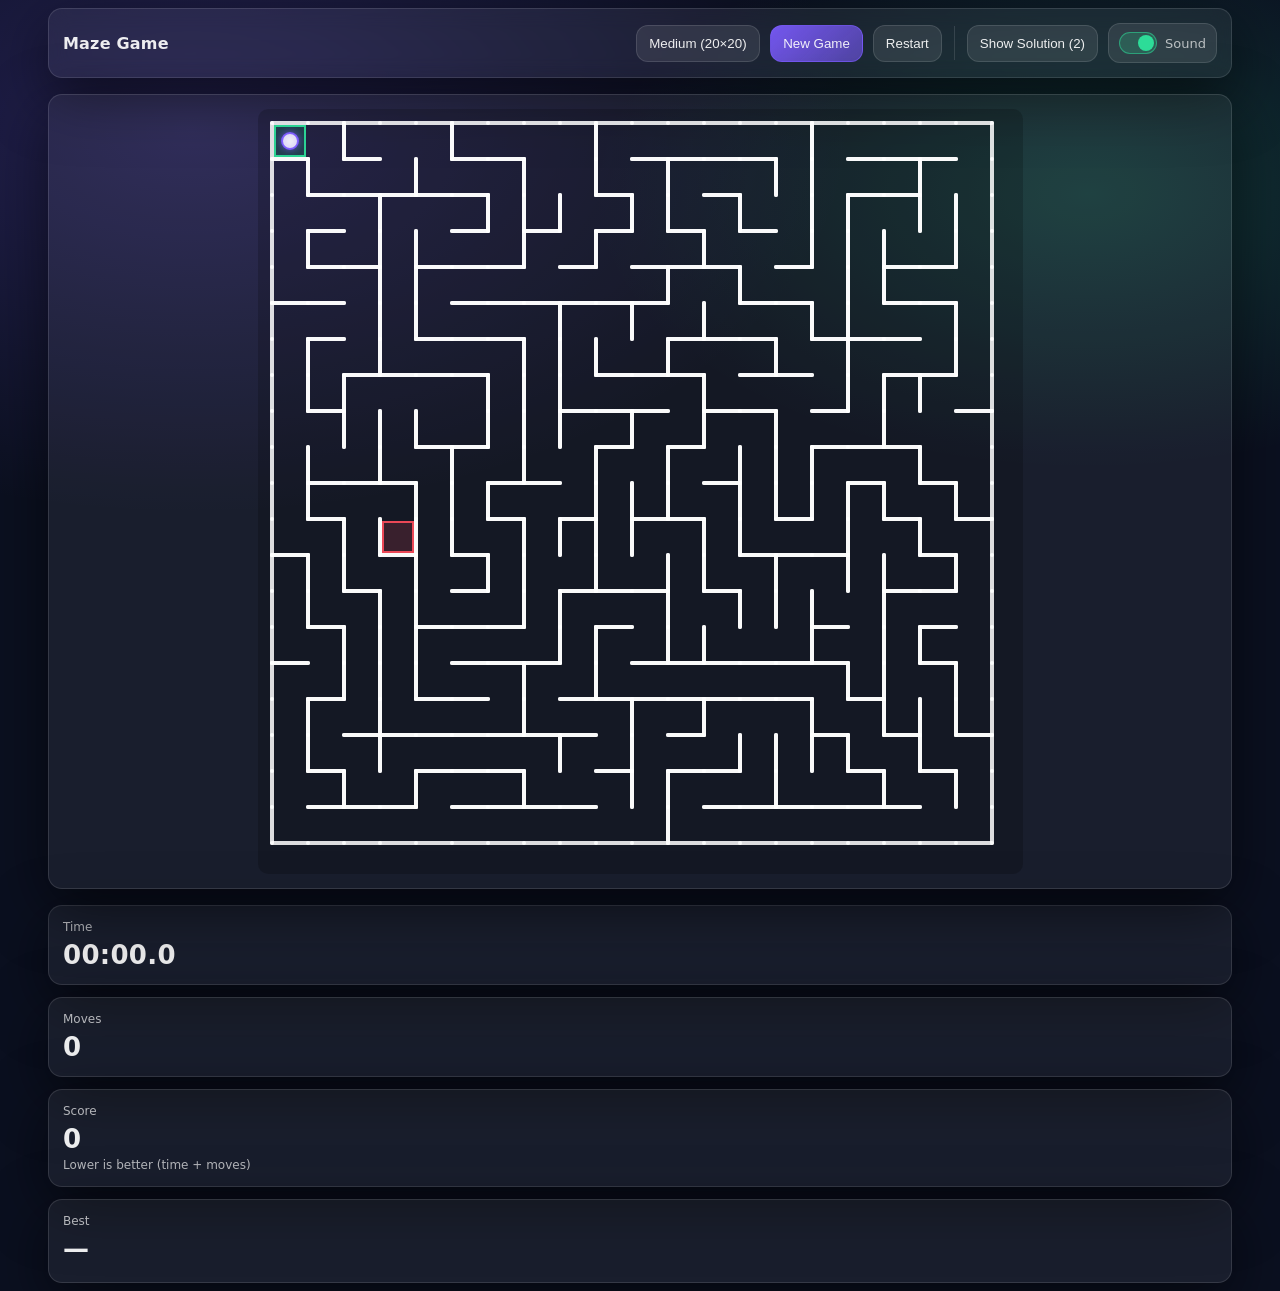
<file: maze_index.html>
﻿<!doctype html>
<html lang="en" data-theme="dark">
  <head>
    <meta charset="utf-8" />
    <meta name="viewport" content="width=device-width, initial-scale=1" />
    <title>Maze Game</title>
    <link rel="stylesheet" href="./maze_styles.css" />
  </head>
  <body>
    <div class="app">
      <header class="topbar">
        <div class="brand">
          <div class="brand__title">Maze Game</div>
          <!-- <div class="brand__subtitle">DFS-generated maze • BFS solver</div> -->
        </div>

        <div class="controls" role="group" aria-label="Game controls">
          <label class="control">
            <!-- <span class="control__label">Difficulty</span> -->
            <select id="difficulty" class="select" aria-label="Difficulty">
              <option value="easy">Easy (10×10)</option>
              <option value="medium" selected>Medium (20×20)</option>
              <option value="hard">Hard (30×30)</option>
            </select>
          </label>

          <button id="newGame" class="btn btn--primary" type="button">New Game</button>
          <button id="restart" class="btn" type="button" title="Restart the same maze">Restart</button>

          <div class="divider" aria-hidden="true"></div>

          <button id="solve" class="btn" type="button">Show Solution (<span id="solutionsLeft">3</span>)</button>
          <label class="toggle" title="Enable/disable sound">
            <input id="sound" type="checkbox" checked />
            <span class="toggle__ui"></span>
            <span class="toggle__label">Sound</span>
          </label>
        </div>
      </header>

      <main class="main">
        <section class="stage" aria-label="Maze canvas">
          <canvas id="canvas" class="canvas"></canvas>
          <!-- <div class="help">
            Move: swipe/drag on the maze, or <kbd>W</kbd><kbd>A</kbd><kbd>S</kbd><kbd>D</kbd> / <kbd>↑</kbd><kbd>←</kbd><kbd>↓</kbd><kbd>→</kbd>
          </div> -->
        </section>

        <aside class="hud" aria-label="Stats">
          <div class="card">
            <div class="card__label">Time</div>
            <div id="time" class="card__value">00:00.0</div>
          </div>
          <div class="card">
            <div class="card__label">Moves</div>
            <div id="moves" class="card__value">0</div>
          </div>
          <div class="card">
            <div class="card__label">Score</div>
            <div id="score" class="card__value">0</div>
            <div class="card__hint">Lower is better (time + moves)</div>
          </div>
          <div class="card">
            <div class="card__label">Best</div>
            <div id="best" class="card__value">—</div>
            <div id="bestMeta" class="card__hint"></div>
          </div>
        </aside>
      </main>
    </div>

    <div id="winOverlay" class="overlay" role="dialog" aria-modal="true" aria-labelledby="winTitle" hidden>
      <div class="modal">
        <div class="modal__header">
          <div id="winTitle" class="modal__title">You escaped!</div>
          <button id="closeWin" class="iconbtn" type="button" aria-label="Close">✕</button>
        </div>
        <div class="modal__body">
          <div id="winStats" class="winstats"></div>
          <div id="newBest" class="badge" hidden>New best score</div>
        </div>
        <div class="modal__footer">
          <button id="playAgain" class="btn btn--primary" type="button">New Game</button>
          <button id="restartWin" class="btn" type="button">Restart</button>
        </div>
      </div>
    </div>

    <script type="module" src="./maze_script.js"></script>
  </body>
</html>
</file>
<file: maze_styles.css>
﻿:root {
  --bg: #0b1020;
  --panel: rgba(255, 255, 255, 0.06);
  --panel-strong: rgba(255, 255, 255, 0.09);
  --text: rgba(255, 255, 255, 0.92);
  --muted: rgba(255, 255, 255, 0.68);
  --border: rgba(255, 255, 255, 0.12);
  --accent: #7c5cff;
  --accent2: #2ee59d;
  --danger: #ff4d5d;
  --shadow: 0 18px 60px rgba(0, 0, 0, 0.55);
  --radius: 14px;
  --radius-sm: 10px;
  --trans: 140ms ease;
}

html[data-theme="light"] {
  --bg: #f6f7fb;
  --panel: rgba(0, 0, 0, 0.05);
  --panel-strong: rgba(0, 0, 0, 0.07);
  --text: rgba(8, 12, 20, 0.94);
  --muted: rgba(8, 12, 20, 0.64);
  --border: rgba(8, 12, 20, 0.12);
  --shadow: 0 18px 60px rgba(0, 0, 0, 0.15);
}

*,
*::before,
*::after {
  box-sizing: border-box;
}

body {
  margin: 0;
  background: radial-gradient(1200px 700px at 15% 10%, rgba(124, 92, 255, 0.22), transparent 55%),
    radial-gradient(900px 500px at 85% 15%, rgba(46, 229, 157, 0.18), transparent 55%),
    var(--bg);
  color: var(--text);
  font-family: ui-sans-serif, system-ui, -apple-system, Segoe UI, Roboto, Helvetica, Arial, "Apple Color Emoji",
    "Segoe UI Emoji";
  min-height: 100vh;
  min-height: 100dvh;
  overscroll-behavior: none;
  -webkit-tap-highlight-color: transparent;
}

.app {
  max-width: 1200px;
  margin: 0 auto;
  padding: 8px;
  min-height: 100vh;
  min-height: 100dvh;
  display: flex;
  flex-direction: column;
}

.topbar {
  display: flex;
  align-items: center;
  justify-content: space-between;
  gap: 18px;
  padding: 14px 14px;
  background: var(--panel);
  border: 1px solid var(--border);
  border-radius: var(--radius);
  box-shadow: var(--shadow);
  backdrop-filter: blur(10px);
}

.brand__title {
  font-weight: 700;
  letter-spacing: 0.2px;
}

.brand__subtitle {
  margin-top: 2px;
  font-size: 12px;
  color: var(--muted);
}

.controls {
  display: flex;
  flex-wrap: wrap;
  align-items: center;
  justify-content: flex-end;
  gap: 10px;
}

.divider {
  width: 1px;
  height: 34px;
  background: var(--border);
  margin: 0 2px;
}

.control {
  display: grid;
  gap: 4px;
}

.control__label {
  font-size: 11px;
  color: var(--muted);
}

.select {
  appearance: none;
  border: 1px solid var(--border);
  border-radius: 12px;
  padding: 10px 12px;
  background: var(--panel-strong);
  color: var(--text);
  outline: none;
  transition: transform var(--trans), border-color var(--trans), background var(--trans);
}

.select:hover {
  border-color: rgba(124, 92, 255, 0.45);
}

.btn {
  border: 1px solid var(--border);
  border-radius: 12px;
  padding: 10px 12px;
  background: var(--panel-strong);
  color: var(--text);
  cursor: pointer;
  transition: transform var(--trans), border-color var(--trans), background var(--trans);
  user-select: none;
}

.btn:hover {
  transform: translateY(-1px);
  border-color: rgba(124, 92, 255, 0.45);
}

.btn:active {
  transform: translateY(0px);
}

.btn--primary {
  background: linear-gradient(135deg, rgba(124, 92, 255, 0.92), rgba(124, 92, 255, 0.55));
  border-color: rgba(124, 92, 255, 0.6);
}

.iconbtn {
  width: 40px;
  height: 40px;
  border: 1px solid var(--border);
  border-radius: 12px;
  background: var(--panel-strong);
  color: var(--text);
  cursor: pointer;
}

.toggle {
  display: inline-flex;
  align-items: center;
  gap: 8px;
  padding: 8px 10px;
  border: 1px solid var(--border);
  border-radius: 12px;
  background: var(--panel-strong);
  cursor: pointer;
  user-select: none;
  transition: transform var(--trans), border-color var(--trans);
}

.toggle:hover {
  transform: translateY(-1px);
  border-color: rgba(124, 92, 255, 0.45);
}

.toggle input {
  display: none;
}

.toggle__ui {
  width: 38px;
  height: 22px;
  border-radius: 22px;
  position: relative;
  background: rgba(255, 255, 255, 0.14);
  border: 1px solid var(--border);
}

html[data-theme="light"] .toggle__ui {
  background: rgba(0, 0, 0, 0.1);
}

.toggle__ui::after {
  content: "";
  position: absolute;
  top: 50%;
  left: 3px;
  width: 16px;
  height: 16px;
  border-radius: 50%;
  transform: translateY(-50%);
  background: rgba(255, 255, 255, 0.9);
  transition: left var(--trans), background var(--trans);
}

html[data-theme="light"] .toggle__ui::after {
  background: rgba(0, 0, 0, 0.85);
}

.toggle input:checked + .toggle__ui {
  background: rgba(46, 229, 157, 0.18);
  border-color: rgba(46, 229, 157, 0.5);
}

.toggle input:checked + .toggle__ui::after {
  left: 18px;
  background: rgba(46, 229, 157, 0.95);
}

.toggle__label {
  font-size: 13px;
  color: var(--muted);
}

.main {
  flex: 1;
  display: flex;
  flex-direction: column;
  gap: 16px;
  margin-top: 16px;
  min-height: 0;
}

.stage {
  position: relative;
  background: var(--panel);
  border: 1px solid var(--border);
  border-radius: var(--radius);
  box-shadow: var(--shadow);
  padding: clamp(4px, 2vw, 14px);
  min-height: 0;
  display: flex;
  flex-direction: column;
  overflow: hidden;
}

.canvas {
  touch-action: none;
  width: min(100%, 85vh);
  aspect-ratio: 1 / 1;
  height: auto;
  flex: 0 0 auto;
  max-width: 100%;
  margin: 0 auto;
  display: block;
  border-radius: var(--radius-sm);
  background: rgba(0, 0, 0, 0.18);
}

html[data-theme="light"] .canvas {
  background: rgba(0, 0, 0, 0.06);
}

.help {
  position: absolute;
  left: 14px;
  bottom: 14px;
  color: var(--muted);
  font-size: 12px;
  background: rgba(0, 0, 0, 0.22);
  border: 1px solid var(--border);
  padding: 8px 10px;
  border-radius: 999px;
  backdrop-filter: blur(10px);
}

html[data-theme="light"] .help {
  background: rgba(255, 255, 255, 0.6);
}

kbd {
  font: inherit;
  display: inline-block;
  padding: 2px 6px;
  margin: 0 1px;
  border-radius: 8px;
  border: 1px solid var(--border);
  background: var(--panel-strong);
}

.hud {
  display: grid;
  gap: 12px;
  align-content: start;
}

.card {
  padding: 14px 14px;
  border-radius: var(--radius);
  border: 1px solid var(--border);
  background: var(--panel);
  box-shadow: var(--shadow);
}

.card__label {
  color: var(--muted);
  font-size: 12px;
}

.card__value {
  font-size: 26px;
  margin-top: 6px;
  font-weight: 700;
  letter-spacing: 0.3px;
}

.card__hint {
  margin-top: 4px;
  color: var(--muted);
  font-size: 12px;
}


.overlay {
  position: fixed;
  inset: 0;
  z-index: 9999;
  display: grid;
  place-items: center;
  background: rgba(0, 0, 0, 0.55);
  padding: 18px;
}

.overlay[hidden] {
  display: none !important;
}

.modal {
  width: min(560px, 92vw);
  border-radius: 18px;
  border: 1px solid var(--border);
  background: color-mix(in srgb, var(--bg) 75%, transparent);
  box-shadow: var(--shadow);
  backdrop-filter: blur(14px);
  overflow: hidden;
}

.modal__header,
.modal__footer {
  display: flex;
  align-items: center;
  justify-content: space-between;
  gap: 10px;
  padding: 14px 14px;
  background: var(--panel);
  border-bottom: 1px solid var(--border);
}

.modal__footer {
  border-top: 1px solid var(--border);
  border-bottom: none;
}

.modal__title {
  font-size: 18px;
  font-weight: 800;
}

.modal__body {
  padding: 14px 14px 16px;
}

.winstats {
  display: grid;
  grid-template-columns: 1fr 1fr;
  gap: 12px;
}

.badge {
  display: inline-block;
  margin-top: 12px;
  padding: 8px 10px;
  border-radius: 999px;
  border: 1px solid rgba(46, 229, 157, 0.45);
  background: rgba(46, 229, 157, 0.12);
  color: rgba(46, 229, 157, 0.95);
  font-weight: 700;
  font-size: 12px;
}

@media (max-width: 980px) {
  .main {
    grid-template-columns: 1fr;
  }
  .hud {
    grid-template-columns: 1fr 1fr;
  }
}

@media (max-width: 980px) {
  /* Let the maze canvas size itself (square) without forcing extra vertical space. */
}

@media (max-width: 560px) {
  .topbar {
    flex-direction: column;
    align-items: stretch;
    gap: 10px;
    padding: 10px;
  }
  .brand__subtitle {
    display: none;
  }
  .app {
    padding: 10px;
    min-height: 100dvh;
  }
  .main {
    gap: 12px;
    margin-top: 12px;
  }
  .stage {
    padding: 8px;
  }
  .canvas {
    width: min(100%, 42vh);
  }
  .controls {
    justify-content: flex-start;
    gap: 8px;
    flex-wrap: wrap;
  }
  .hud {
    grid-template-columns: 1fr 1fr;
    gap: 10px;
  }
  .card {
    padding: 10px 10px;
  }
  .card__value {
    font-size: 20px;
  }
  .card__hint {
    display: none;
  }
  .help {
    position: static;
    margin-top: 10px;
    border-radius: 12px;
    font-size: 11px;
  }
  .btn,
  .select {
    padding: 8px 10px;
    font-size: 14px;
  }
}

@media (max-width: 360px) {
  .hud {
    grid-template-columns: 1fr;
  }
}
</file>
